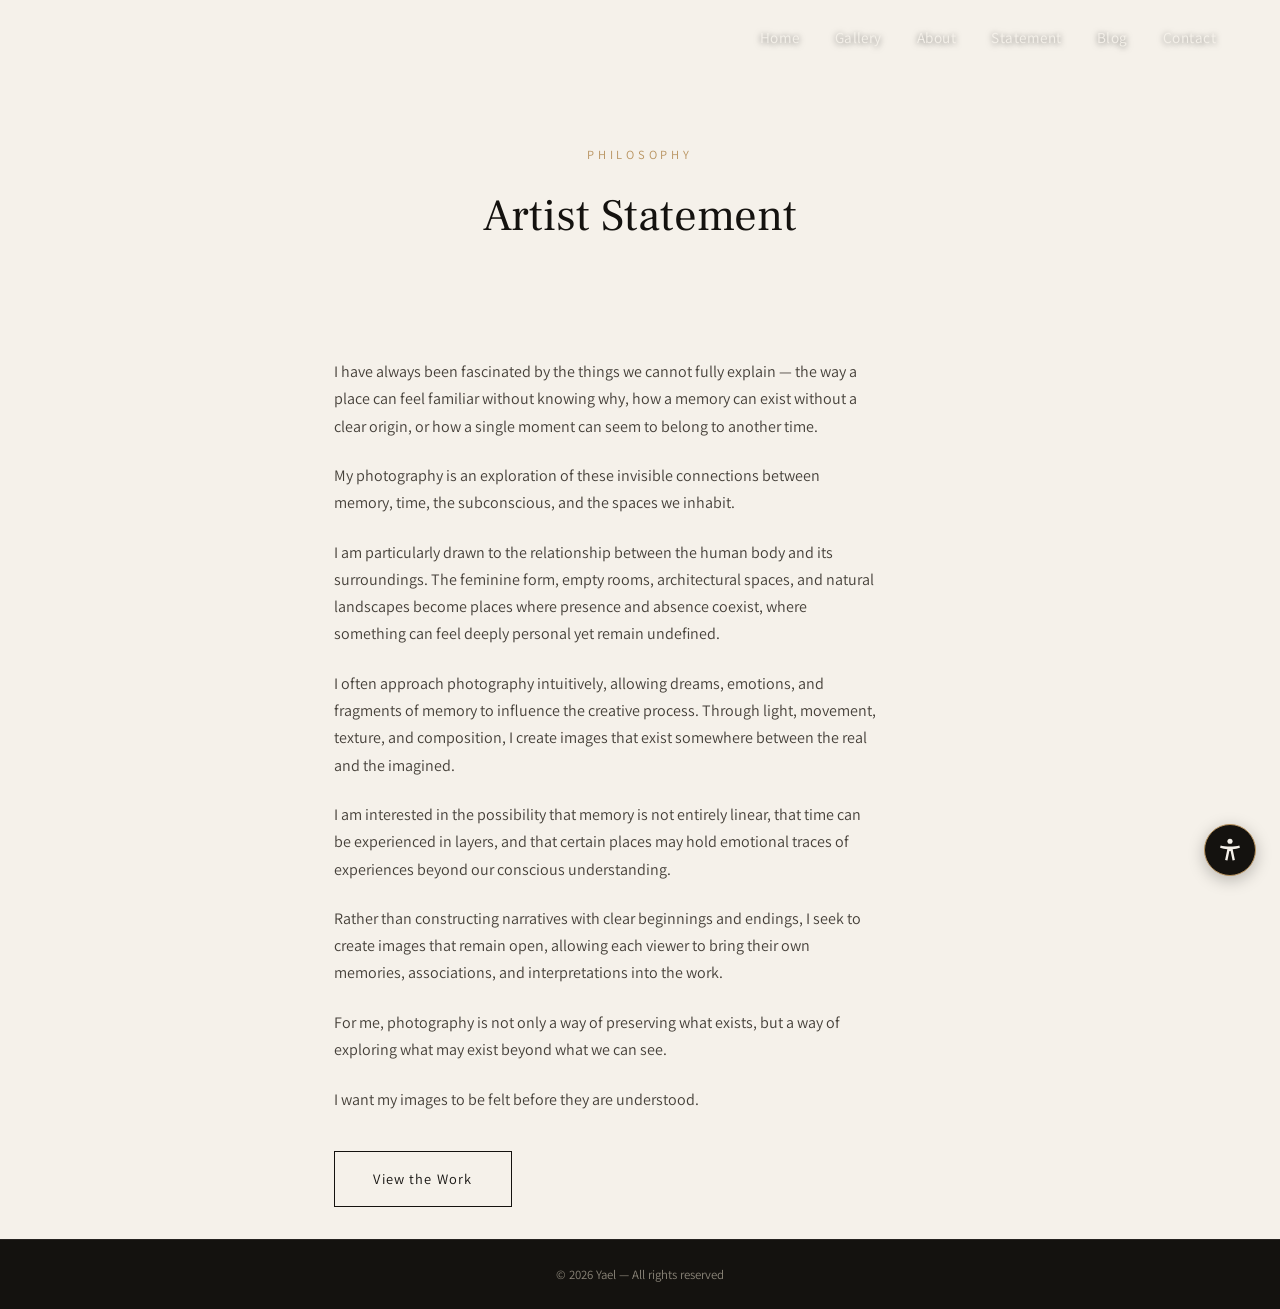
<file: artist-statement.html>
<!DOCTYPE html>
<html lang="en" dir="ltr">
<head>
<meta charset="UTF-8">
<meta name="viewport" content="width=device-width, initial-scale=1.0">
<title>Artist Statement | Yael Iluz</title>
<meta name="description" content="Yael Iluz's artist statement — on memory, the subconscious, the body, and the spaces we inhabit.">
<link rel="preconnect" href="https://fonts.googleapis.com">
<link rel="preconnect" href="https://fonts.gstatic.com" crossorigin>
<link href="https://fonts.googleapis.com/css2?family=Frank+Ruhl+Libre:wght@300;400;500;700&family=Assistant:wght@300;400;500;600&display=swap" rel="stylesheet">
<link rel="stylesheet" href="styles.css?v=5">
</head>
<body>

<div class="loader" id="loader"><span>Yael</span></div>

<header class="site-header scrolled" id="siteHeader">
  <nav class="nav">
    <button class="nav-toggle" id="navToggle" aria-label="Menu">
      <span></span><span></span><span></span>
    </button>
    <ul class="nav-links" id="navLinks">
      <li><a href="index.html#home">Home</a></li>
      <li><a href="gallery.html">Gallery</a></li>
      <li><a href="index.html#about">About</a></li>
      <li><a href="artist-statement.html">Statement</a></li>
      <li><a href="blog.html">Blog</a></li>
      <li><a href="index.html#contact">Contact</a></li>
    </ul>
  </nav>
</header>

<section class="page-hero">
  <div class="section-heading">
    <p class="eyebrow">Philosophy</p>
    <h2>Artist Statement</h2>
  </div>
</section>

<article class="article">
  <div class="article-body">
    <p>I have always been fascinated by the things we cannot fully explain — the way a place can feel familiar without knowing why, how a memory can exist without a clear origin, or how a single moment can seem to belong to another time.</p>

    <p>My photography is an exploration of these invisible connections between memory, time, the subconscious, and the spaces we inhabit.</p>

    <p>I am particularly drawn to the relationship between the human body and its surroundings. The feminine form, empty rooms, architectural spaces, and natural landscapes become places where presence and absence coexist, where something can feel deeply personal yet remain undefined.</p>

    <p>I often approach photography intuitively, allowing dreams, emotions, and fragments of memory to influence the creative process. Through light, movement, texture, and composition, I create images that exist somewhere between the real and the imagined.</p>

    <p>I am interested in the possibility that memory is not entirely linear, that time can be experienced in layers, and that certain places may hold emotional traces of experiences beyond our conscious understanding.</p>

    <p>Rather than constructing narratives with clear beginnings and endings, I seek to create images that remain open, allowing each viewer to bring their own memories, associations, and interpretations into the work.</p>

    <p>For me, photography is not only a way of preserving what exists, but a way of exploring what may exist beyond what we can see.</p>

    <p>I want my images to be felt before they are understood.</p>

    <a href="gallery.html" class="btn btn-outline">View the Work</a>
  </div>
</article>

<footer class="site-footer">
  <p>© <span id="year"></span> Yael — All rights reserved</p>
</footer>

<div class="a11y-widget">
  <button class="a11y-toggle" id="a11yToggle" aria-label="Accessibility options" aria-expanded="false" aria-controls="a11yPanel">
    <svg viewBox="0 0 24 24" fill="currentColor"><circle cx="12" cy="4.5" r="2.2"/><path d="M4 8.2c3.4 1.1 12.6 1.1 16 0l.5 1.9c-2 .6-4.1 1-6.2 1.2l1.9 9.3-2 .4-1.7-8.2h-1l-1.7 8.2-2-.4 1.9-9.3c-2.1-.2-4.2-.6-6.2-1.2z"/></svg>
  </button>
  <div class="a11y-panel" id="a11yPanel" hidden>
    <p class="a11y-title">Accessibility</p>
    <button type="button" data-a11y="font-inc">A+ &nbsp;Increase text size</button>
    <button type="button" data-a11y="font-dec">A− &nbsp;Decrease text size</button>
    <button type="button" data-a11y="contrast">High contrast</button>
    <button type="button" data-a11y="underline">Underline links</button>
    <button type="button" data-a11y="reset">Reset</button>
  </div>
</div>

<script src="script.js?v=4"></script>
</body>
</html>
</file>
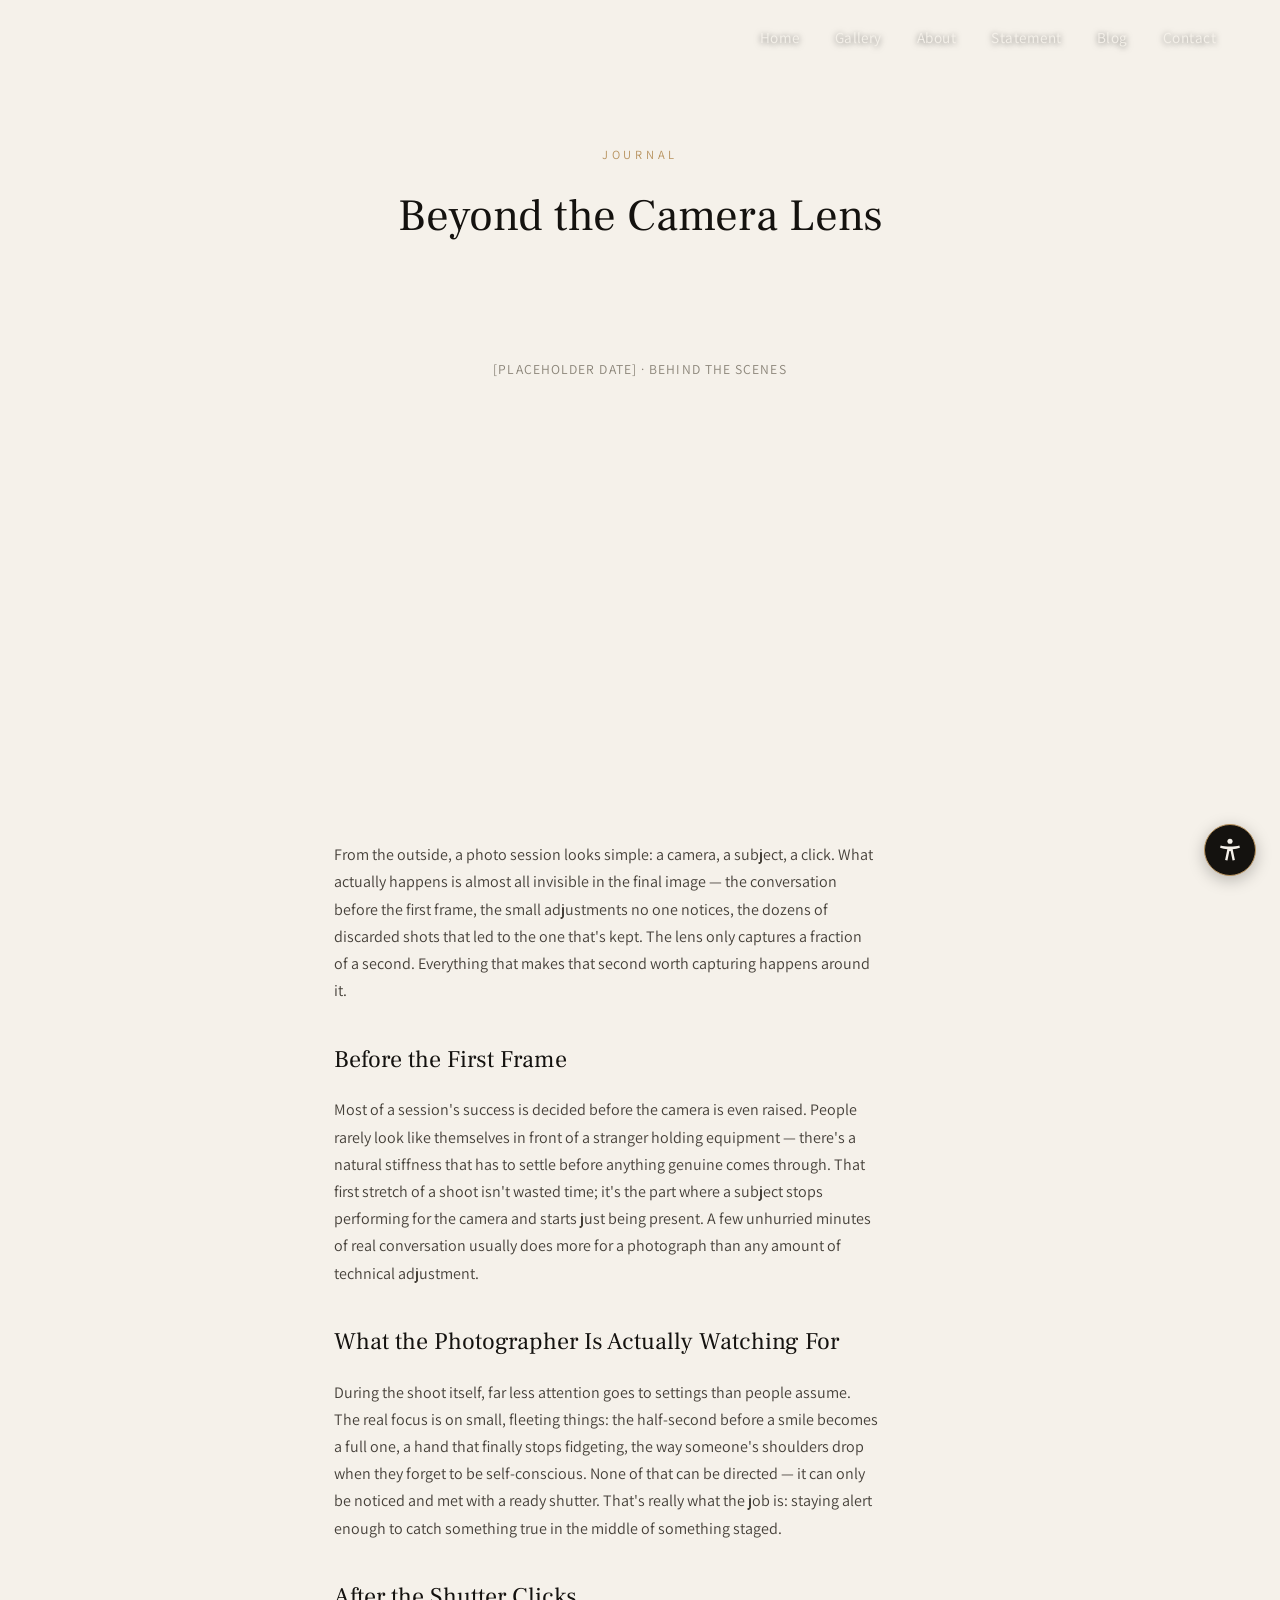
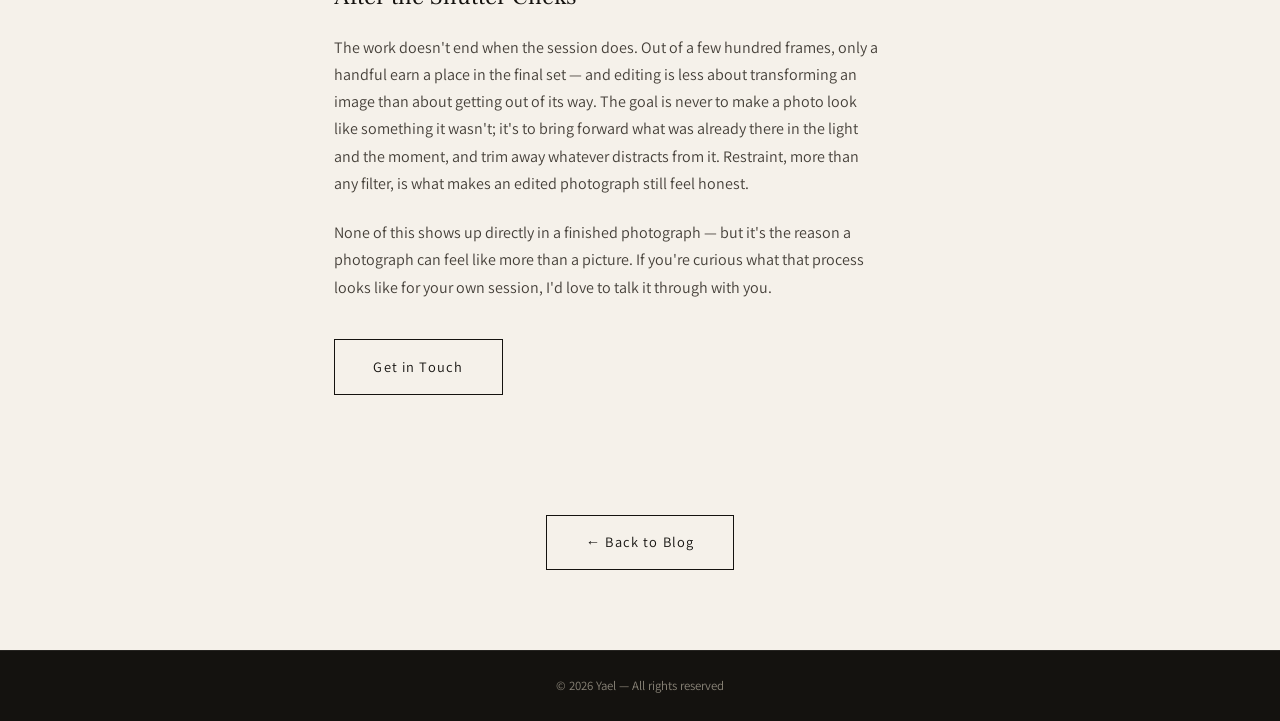
<file: beyond-the-camera-lens.html>
<!DOCTYPE html>
<html lang="en" dir="ltr">
<head>
<meta charset="UTF-8">
<meta name="viewport" content="width=device-width, initial-scale=1.0">
<title>Beyond the Camera Lens | Yael</title>
<meta name="description" content="What actually happens before, during, and after a shoot — a look beyond the camera lens, from Yael's journal.">
<link rel="preconnect" href="https://fonts.googleapis.com">
<link rel="preconnect" href="https://fonts.gstatic.com" crossorigin>
<link href="https://fonts.googleapis.com/css2?family=Frank+Ruhl+Libre:wght@300;400;500;700&family=Assistant:wght@300;400;500;600&display=swap" rel="stylesheet">
<link rel="stylesheet" href="styles.css?v=5">
</head>
<body>

<div class="loader" id="loader"><span>Yael</span></div>

<header class="site-header scrolled" id="siteHeader">
  <nav class="nav">
    <button class="nav-toggle" id="navToggle" aria-label="Menu">
      <span></span><span></span><span></span>
    </button>
    <ul class="nav-links" id="navLinks">
      <li><a href="index.html#home">Home</a></li>
      <li><a href="gallery.html">Gallery</a></li>
      <li><a href="index.html#about">About</a></li>
      <li><a href="artist-statement.html">Statement</a></li>
      <li><a href="blog.html">Blog</a></li>
      <li><a href="index.html#contact">Contact</a></li>
    </ul>
  </nav>
</header>

<section class="page-hero">
  <div class="section-heading">
    <p class="eyebrow">Journal</p>
    <h2>Beyond the Camera Lens</h2>
  </div>
</section>

<article class="article">
  <p class="article-meta">[placeholder date] &middot; Behind the Scenes</p>

  <div class="article-image" style="background-image:url('https://picsum.photos/seed/yael-blog2/1400/800')"></div>

  <div class="article-body">
    <p>From the outside, a photo session looks simple: a camera, a subject, a click. What actually happens is almost all invisible in the final image — the conversation before the first frame, the small adjustments no one notices, the dozens of discarded shots that led to the one that's kept. The lens only captures a fraction of a second. Everything that makes that second worth capturing happens around it.</p>

    <h3>Before the First Frame</h3>
    <p>Most of a session's success is decided before the camera is even raised. People rarely look like themselves in front of a stranger holding equipment — there's a natural stiffness that has to settle before anything genuine comes through. That first stretch of a shoot isn't wasted time; it's the part where a subject stops performing for the camera and starts just being present. A few unhurried minutes of real conversation usually does more for a photograph than any amount of technical adjustment.</p>

    <h3>What the Photographer Is Actually Watching For</h3>
    <p>During the shoot itself, far less attention goes to settings than people assume. The real focus is on small, fleeting things: the half-second before a smile becomes a full one, a hand that finally stops fidgeting, the way someone's shoulders drop when they forget to be self-conscious. None of that can be directed — it can only be noticed and met with a ready shutter. That's really what the job is: staying alert enough to catch something true in the middle of something staged.</p>

    <h3>After the Shutter Clicks</h3>
    <p>The work doesn't end when the session does. Out of a few hundred frames, only a handful earn a place in the final set — and editing is less about transforming an image than about getting out of its way. The goal is never to make a photo look like something it wasn't; it's to bring forward what was already there in the light and the moment, and trim away whatever distracts from it. Restraint, more than any filter, is what makes an edited photograph still feel honest.</p>

    <p>None of this shows up directly in a finished photograph — but it's the reason a photograph can feel like more than a picture. If you're curious what that process looks like for your own session, I'd love to talk it through with you.</p>

    <a href="index.html#contact" class="btn btn-outline">Get in Touch</a>
  </div>
</article>

<section class="gallery-cta" style="padding: 2rem 5% 5rem;">
  <a href="blog.html" class="btn btn-outline">&larr; Back to Blog</a>
</section>

<footer class="site-footer">
  <p>© <span id="year"></span> Yael — All rights reserved</p>
</footer>

<div class="a11y-widget">
  <button class="a11y-toggle" id="a11yToggle" aria-label="Accessibility options" aria-expanded="false" aria-controls="a11yPanel">
    <svg viewBox="0 0 24 24" fill="currentColor"><circle cx="12" cy="4.5" r="2.2"/><path d="M4 8.2c3.4 1.1 12.6 1.1 16 0l.5 1.9c-2 .6-4.1 1-6.2 1.2l1.9 9.3-2 .4-1.7-8.2h-1l-1.7 8.2-2-.4 1.9-9.3c-2.1-.2-4.2-.6-6.2-1.2z"/></svg>
  </button>
  <div class="a11y-panel" id="a11yPanel" hidden>
    <p class="a11y-title">Accessibility</p>
    <button type="button" data-a11y="font-inc">A+ &nbsp;Increase text size</button>
    <button type="button" data-a11y="font-dec">A− &nbsp;Decrease text size</button>
    <button type="button" data-a11y="contrast">High contrast</button>
    <button type="button" data-a11y="underline">Underline links</button>
    <button type="button" data-a11y="reset">Reset</button>
  </div>
</div>

<script src="script.js?v=4"></script>
</body>
</html>
</file>
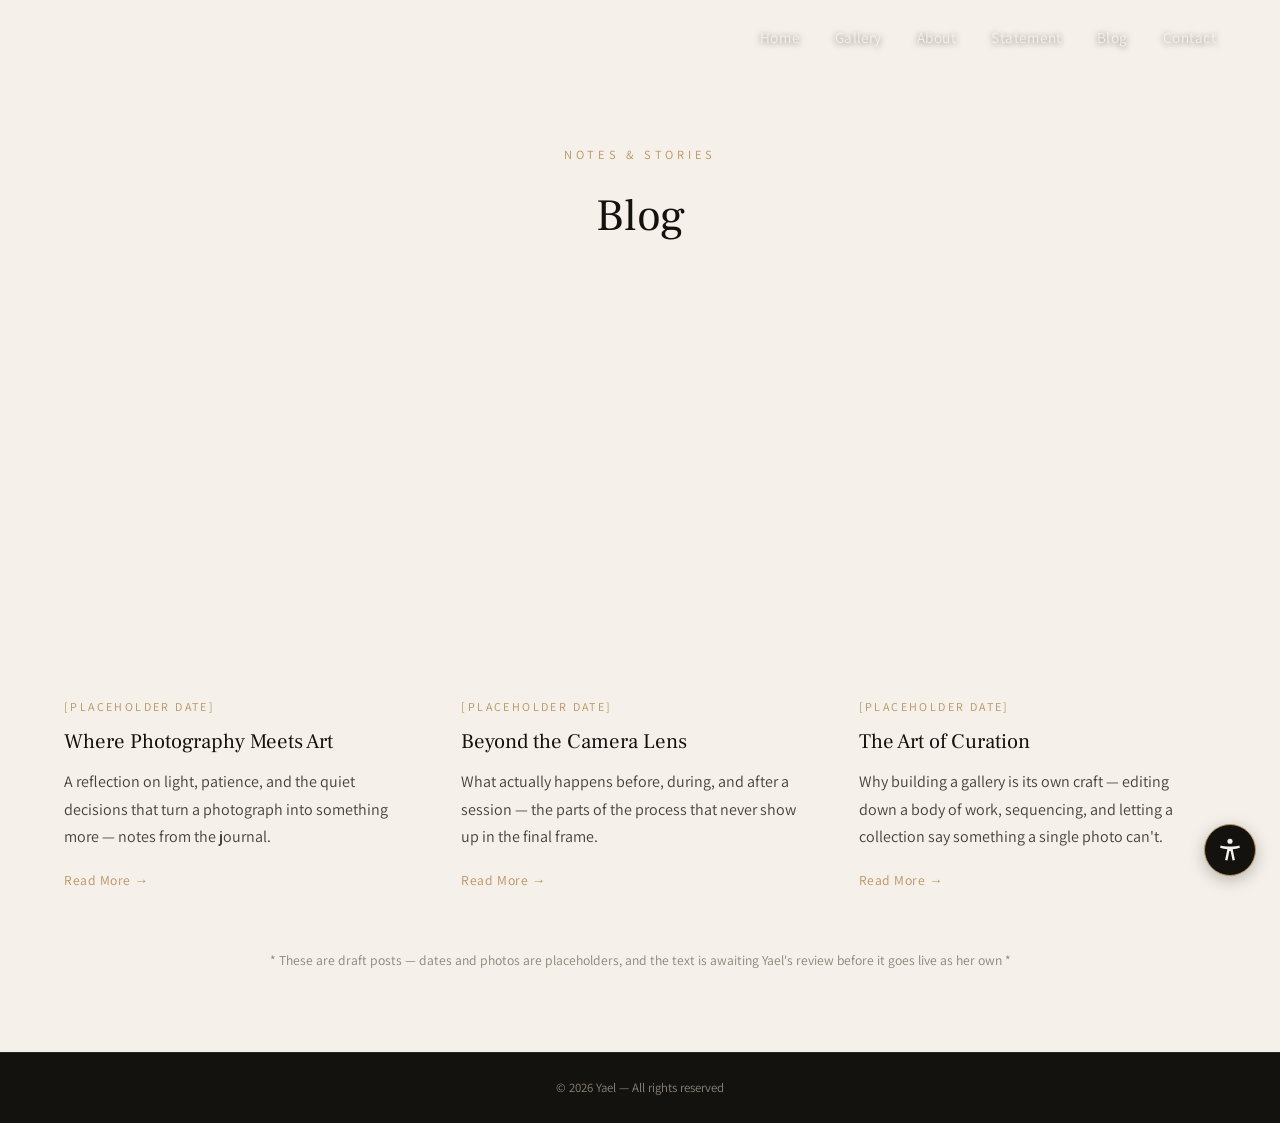
<file: blog.html>
<!DOCTYPE html>
<html lang="en" dir="ltr">
<head>
<meta charset="UTF-8">
<meta name="viewport" content="width=device-width, initial-scale=1.0">
<title>Blog | Yael</title>
<meta name="description" content="Stories, behind-the-scenes notes, and thoughts on photography from Yael.">
<link rel="preconnect" href="https://fonts.googleapis.com">
<link rel="preconnect" href="https://fonts.gstatic.com" crossorigin>
<link href="https://fonts.googleapis.com/css2?family=Frank+Ruhl+Libre:wght@300;400;500;700&family=Assistant:wght@300;400;500;600&display=swap" rel="stylesheet">
<link rel="stylesheet" href="styles.css?v=5">
</head>
<body>

<div class="loader" id="loader"><span>Yael</span></div>

<header class="site-header scrolled" id="siteHeader">
  <nav class="nav">
    <button class="nav-toggle" id="navToggle" aria-label="Menu">
      <span></span><span></span><span></span>
    </button>
    <ul class="nav-links" id="navLinks">
      <li><a href="index.html#home">Home</a></li>
      <li><a href="gallery.html">Gallery</a></li>
      <li><a href="index.html#about">About</a></li>
      <li><a href="artist-statement.html">Statement</a></li>
      <li><a href="blog.html">Blog</a></li>
      <li><a href="index.html#contact">Contact</a></li>
    </ul>
  </nav>
</header>

<section class="page-hero">
  <div class="section-heading">
    <p class="eyebrow">Notes & Stories</p>
    <h2>Blog</h2>
  </div>
</section>

<section class="gallery-section blog-section">
  <div class="blog-grid">
    <article class="blog-card">
      <a class="blog-card-image" href="where-photography-meets-art.html" style="background-image:url('https://picsum.photos/seed/yael-blog1/800/560')" aria-label="Read: Where Photography Meets Art"></a>
      <div class="blog-card-content">
        <p class="blog-date">[placeholder date]</p>
        <h3 class="blog-title"><a href="where-photography-meets-art.html">Where Photography Meets Art</a></h3>
        <p class="blog-excerpt">A reflection on light, patience, and the quiet decisions that turn a photograph into something more — notes from the journal.</p>
        <a class="blog-link" href="where-photography-meets-art.html">Read More &rarr;</a>
      </div>
    </article>
    <article class="blog-card">
      <a class="blog-card-image" href="beyond-the-camera-lens.html" style="background-image:url('https://picsum.photos/seed/yael-blog2/800/560')" aria-label="Read: Beyond the Camera Lens"></a>
      <div class="blog-card-content">
        <p class="blog-date">[placeholder date]</p>
        <h3 class="blog-title"><a href="beyond-the-camera-lens.html">Beyond the Camera Lens</a></h3>
        <p class="blog-excerpt">What actually happens before, during, and after a session — the parts of the process that never show up in the final frame.</p>
        <a class="blog-link" href="beyond-the-camera-lens.html">Read More &rarr;</a>
      </div>
    </article>
    <article class="blog-card">
      <a class="blog-card-image" href="the-art-of-curation.html" style="background-image:url('https://picsum.photos/seed/yael-blog3/800/560')" aria-label="Read: The Art of Curation"></a>
      <div class="blog-card-content">
        <p class="blog-date">[placeholder date]</p>
        <h3 class="blog-title"><a href="the-art-of-curation.html">The Art of Curation</a></h3>
        <p class="blog-excerpt">Why building a gallery is its own craft — editing down a body of work, sequencing, and letting a collection say something a single photo can't.</p>
        <a class="blog-link" href="the-art-of-curation.html">Read More &rarr;</a>
      </div>
    </article>
  </div>
  <div class="blog-empty-note">
    <p>* These are draft posts — dates and photos are placeholders, and the text is awaiting Yael's review before it goes live as her own *</p>
  </div>
</section>

<footer class="site-footer">
  <p>© <span id="year"></span> Yael — All rights reserved</p>
</footer>

<div class="a11y-widget">
  <button class="a11y-toggle" id="a11yToggle" aria-label="Accessibility options" aria-expanded="false" aria-controls="a11yPanel">
    <svg viewBox="0 0 24 24" fill="currentColor"><circle cx="12" cy="4.5" r="2.2"/><path d="M4 8.2c3.4 1.1 12.6 1.1 16 0l.5 1.9c-2 .6-4.1 1-6.2 1.2l1.9 9.3-2 .4-1.7-8.2h-1l-1.7 8.2-2-.4 1.9-9.3c-2.1-.2-4.2-.6-6.2-1.2z"/></svg>
  </button>
  <div class="a11y-panel" id="a11yPanel" hidden>
    <p class="a11y-title">Accessibility</p>
    <button type="button" data-a11y="font-inc">A+ &nbsp;Increase text size</button>
    <button type="button" data-a11y="font-dec">A− &nbsp;Decrease text size</button>
    <button type="button" data-a11y="contrast">High contrast</button>
    <button type="button" data-a11y="underline">Underline links</button>
    <button type="button" data-a11y="reset">Reset</button>
  </div>
</div>

<script src="script.js?v=4"></script>
</body>
</html>
</file>
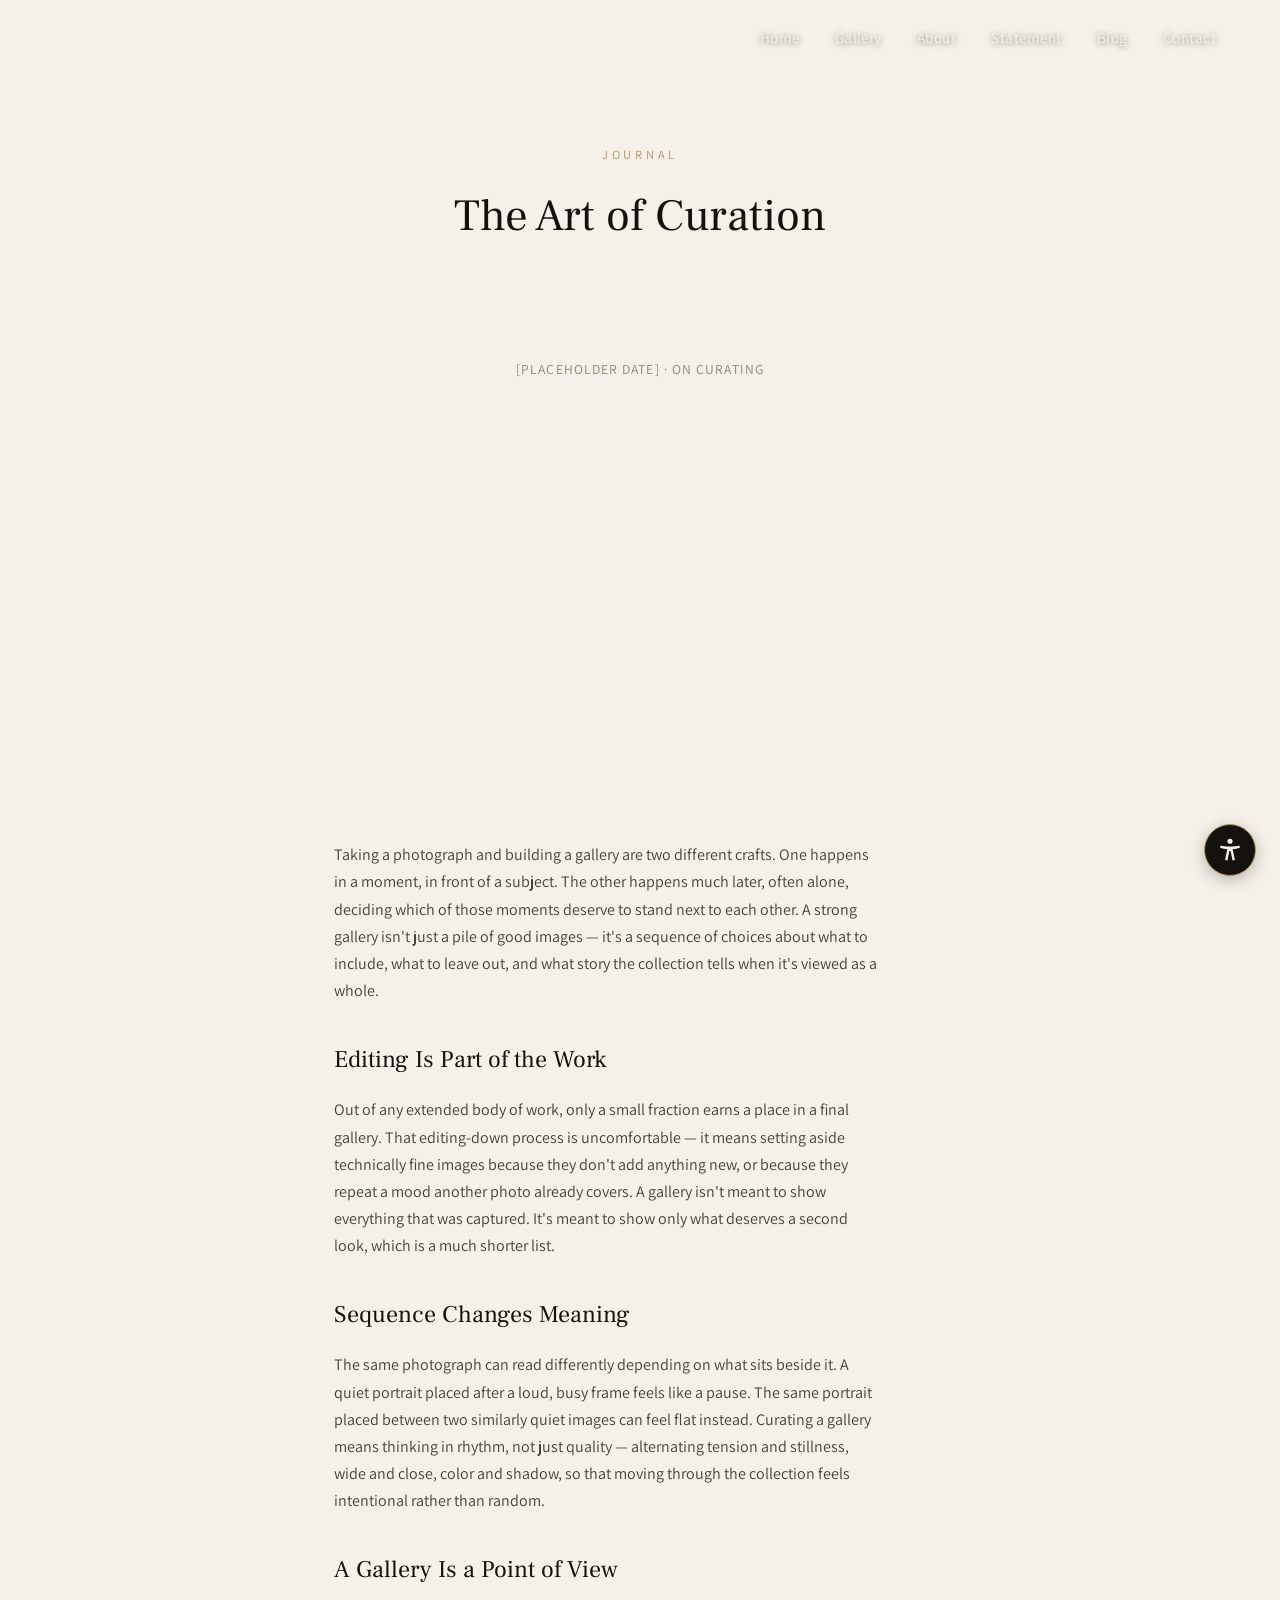
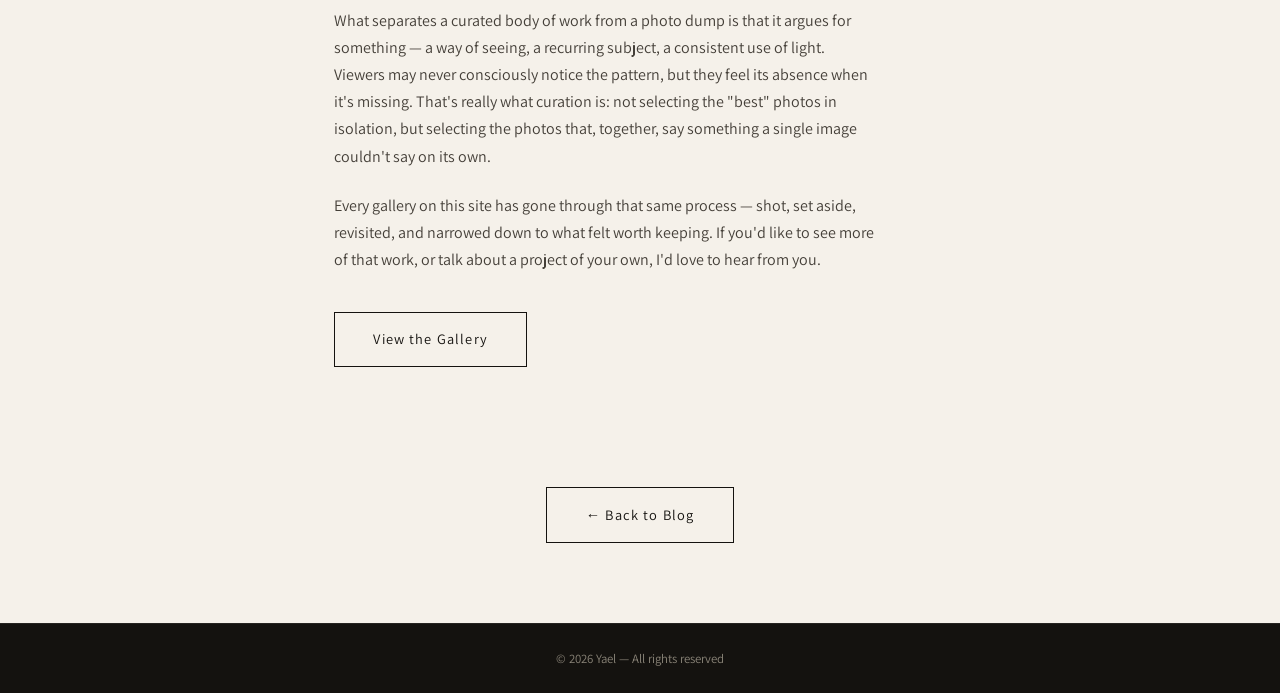
<file: the-art-of-curation.html>
<!DOCTYPE html>
<html lang="en" dir="ltr">
<head>
<meta charset="UTF-8">
<meta name="viewport" content="width=device-width, initial-scale=1.0">
<title>The Art of Curation | Yael</title>
<meta name="description" content="Why choosing which photographs to show matters as much as taking them — notes on building a gallery, from Yael's journal.">
<link rel="preconnect" href="https://fonts.googleapis.com">
<link rel="preconnect" href="https://fonts.gstatic.com" crossorigin>
<link href="https://fonts.googleapis.com/css2?family=Frank+Ruhl+Libre:wght@300;400;500;700&family=Assistant:wght@300;400;500;600&display=swap" rel="stylesheet">
<link rel="stylesheet" href="styles.css?v=5">
</head>
<body>

<div class="loader" id="loader"><span>Yael</span></div>

<header class="site-header scrolled" id="siteHeader">
  <nav class="nav">
    <button class="nav-toggle" id="navToggle" aria-label="Menu">
      <span></span><span></span><span></span>
    </button>
    <ul class="nav-links" id="navLinks">
      <li><a href="index.html#home">Home</a></li>
      <li><a href="gallery.html">Gallery</a></li>
      <li><a href="index.html#about">About</a></li>
      <li><a href="artist-statement.html">Statement</a></li>
      <li><a href="blog.html">Blog</a></li>
      <li><a href="index.html#contact">Contact</a></li>
    </ul>
  </nav>
</header>

<section class="page-hero">
  <div class="section-heading">
    <p class="eyebrow">Journal</p>
    <h2>The Art of Curation</h2>
  </div>
</section>

<article class="article">
  <p class="article-meta">[placeholder date] &middot; On Curating</p>

  <div class="article-image" style="background-image:url('https://picsum.photos/seed/yael-blog3/1400/800')"></div>

  <div class="article-body">
    <p>Taking a photograph and building a gallery are two different crafts. One happens in a moment, in front of a subject. The other happens much later, often alone, deciding which of those moments deserve to stand next to each other. A strong gallery isn't just a pile of good images — it's a sequence of choices about what to include, what to leave out, and what story the collection tells when it's viewed as a whole.</p>

    <h3>Editing Is Part of the Work</h3>
    <p>Out of any extended body of work, only a small fraction earns a place in a final gallery. That editing-down process is uncomfortable — it means setting aside technically fine images because they don't add anything new, or because they repeat a mood another photo already covers. A gallery isn't meant to show everything that was captured. It's meant to show only what deserves a second look, which is a much shorter list.</p>

    <h3>Sequence Changes Meaning</h3>
    <p>The same photograph can read differently depending on what sits beside it. A quiet portrait placed after a loud, busy frame feels like a pause. The same portrait placed between two similarly quiet images can feel flat instead. Curating a gallery means thinking in rhythm, not just quality — alternating tension and stillness, wide and close, color and shadow, so that moving through the collection feels intentional rather than random.</p>

    <h3>A Gallery Is a Point of View</h3>
    <p>What separates a curated body of work from a photo dump is that it argues for something — a way of seeing, a recurring subject, a consistent use of light. Viewers may never consciously notice the pattern, but they feel its absence when it's missing. That's really what curation is: not selecting the "best" photos in isolation, but selecting the photos that, together, say something a single image couldn't say on its own.</p>

    <p>Every gallery on this site has gone through that same process — shot, set aside, revisited, and narrowed down to what felt worth keeping. If you'd like to see more of that work, or talk about a project of your own, I'd love to hear from you.</p>

    <a href="gallery.html" class="btn btn-outline">View the Gallery</a>
  </div>
</article>

<section class="gallery-cta" style="padding: 2rem 5% 5rem;">
  <a href="blog.html" class="btn btn-outline">&larr; Back to Blog</a>
</section>

<footer class="site-footer">
  <p>© <span id="year"></span> Yael — All rights reserved</p>
</footer>

<div class="a11y-widget">
  <button class="a11y-toggle" id="a11yToggle" aria-label="Accessibility options" aria-expanded="false" aria-controls="a11yPanel">
    <svg viewBox="0 0 24 24" fill="currentColor"><circle cx="12" cy="4.5" r="2.2"/><path d="M4 8.2c3.4 1.1 12.6 1.1 16 0l.5 1.9c-2 .6-4.1 1-6.2 1.2l1.9 9.3-2 .4-1.7-8.2h-1l-1.7 8.2-2-.4 1.9-9.3c-2.1-.2-4.2-.6-6.2-1.2z"/></svg>
  </button>
  <div class="a11y-panel" id="a11yPanel" hidden>
    <p class="a11y-title">Accessibility</p>
    <button type="button" data-a11y="font-inc">A+ &nbsp;Increase text size</button>
    <button type="button" data-a11y="font-dec">A− &nbsp;Decrease text size</button>
    <button type="button" data-a11y="contrast">High contrast</button>
    <button type="button" data-a11y="underline">Underline links</button>
    <button type="button" data-a11y="reset">Reset</button>
  </div>
</div>

<script src="script.js?v=4"></script>
</body>
</html>
</file>
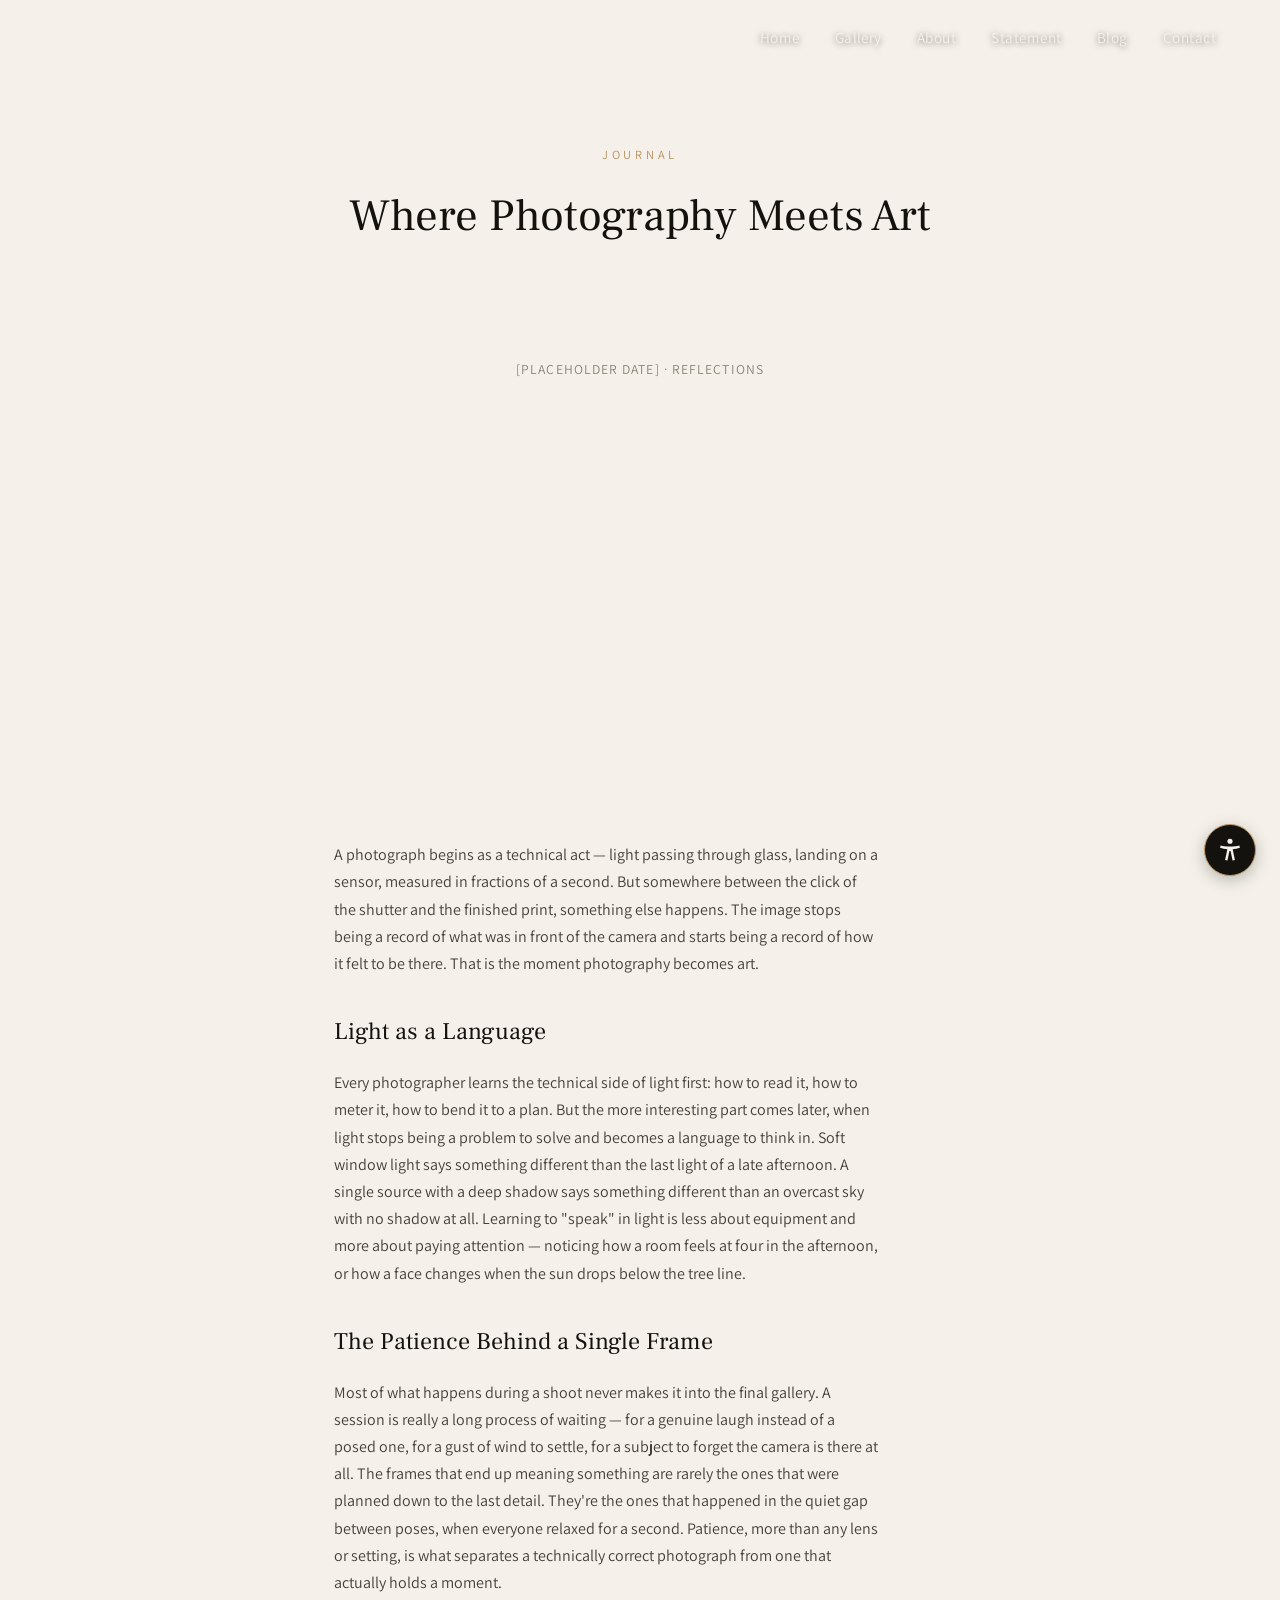
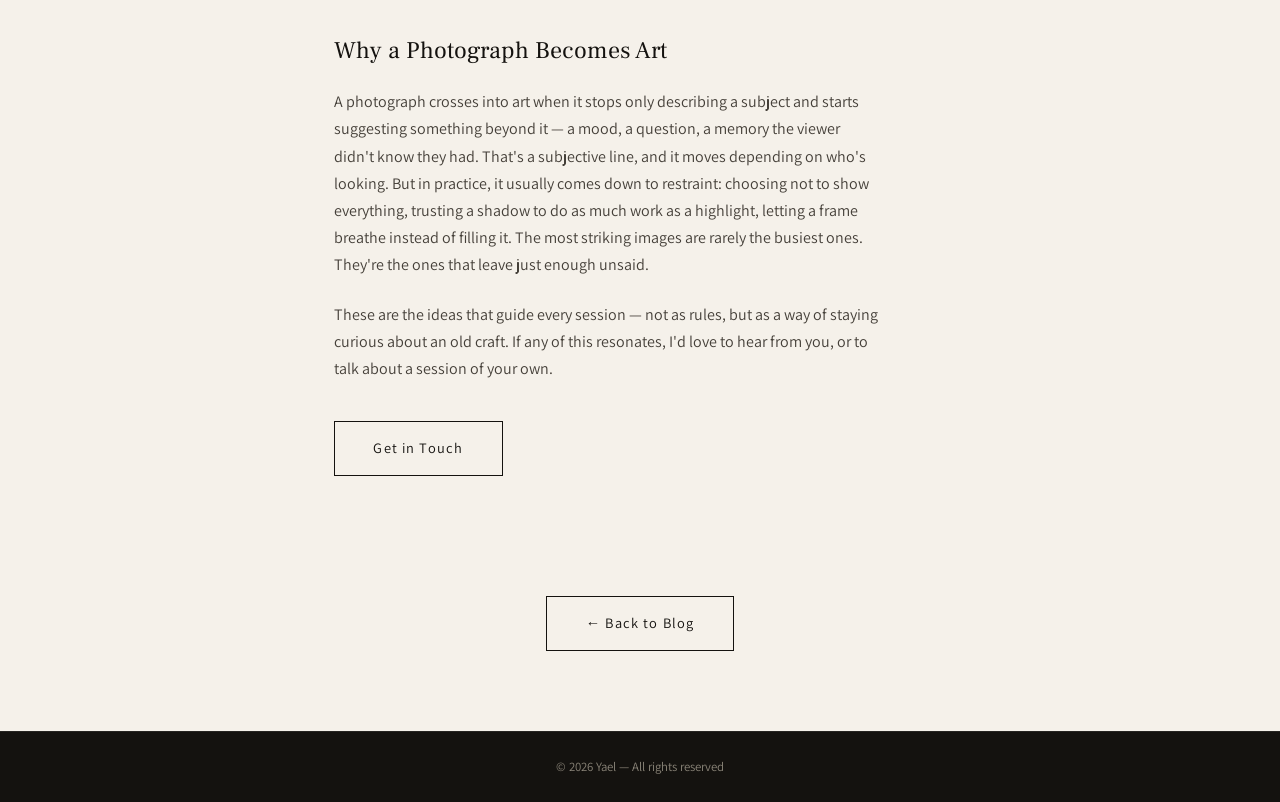
<file: where-photography-meets-art.html>
<!DOCTYPE html>
<html lang="en" dir="ltr">
<head>
<meta charset="UTF-8">
<meta name="viewport" content="width=device-width, initial-scale=1.0">
<title>Where Photography Meets Art | Yael</title>
<meta name="description" content="A reflection on light, patience, and why a photograph becomes art — notes from Yael's journal.">
<link rel="preconnect" href="https://fonts.googleapis.com">
<link rel="preconnect" href="https://fonts.gstatic.com" crossorigin>
<link href="https://fonts.googleapis.com/css2?family=Frank+Ruhl+Libre:wght@300;400;500;700&family=Assistant:wght@300;400;500;600&display=swap" rel="stylesheet">
<link rel="stylesheet" href="styles.css?v=5">
</head>
<body>

<div class="loader" id="loader"><span>Yael</span></div>

<header class="site-header scrolled" id="siteHeader">
  <nav class="nav">
    <button class="nav-toggle" id="navToggle" aria-label="Menu">
      <span></span><span></span><span></span>
    </button>
    <ul class="nav-links" id="navLinks">
      <li><a href="index.html#home">Home</a></li>
      <li><a href="gallery.html">Gallery</a></li>
      <li><a href="index.html#about">About</a></li>
      <li><a href="artist-statement.html">Statement</a></li>
      <li><a href="blog.html">Blog</a></li>
      <li><a href="index.html#contact">Contact</a></li>
    </ul>
  </nav>
</header>

<section class="page-hero">
  <div class="section-heading">
    <p class="eyebrow">Journal</p>
    <h2>Where Photography Meets Art</h2>
  </div>
</section>

<article class="article">
  <p class="article-meta">[placeholder date] &middot; Reflections</p>

  <div class="article-image" style="background-image:url('https://picsum.photos/seed/yael-blog1/1400/800')"></div>

  <div class="article-body">
    <p>A photograph begins as a technical act — light passing through glass, landing on a sensor, measured in fractions of a second. But somewhere between the click of the shutter and the finished print, something else happens. The image stops being a record of what was in front of the camera and starts being a record of how it felt to be there. That is the moment photography becomes art.</p>

    <h3>Light as a Language</h3>
    <p>Every photographer learns the technical side of light first: how to read it, how to meter it, how to bend it to a plan. But the more interesting part comes later, when light stops being a problem to solve and becomes a language to think in. Soft window light says something different than the last light of a late afternoon. A single source with a deep shadow says something different than an overcast sky with no shadow at all. Learning to "speak" in light is less about equipment and more about paying attention — noticing how a room feels at four in the afternoon, or how a face changes when the sun drops below the tree line.</p>

    <h3>The Patience Behind a Single Frame</h3>
    <p>Most of what happens during a shoot never makes it into the final gallery. A session is really a long process of waiting — for a genuine laugh instead of a posed one, for a gust of wind to settle, for a subject to forget the camera is there at all. The frames that end up meaning something are rarely the ones that were planned down to the last detail. They're the ones that happened in the quiet gap between poses, when everyone relaxed for a second. Patience, more than any lens or setting, is what separates a technically correct photograph from one that actually holds a moment.</p>

    <h3>Why a Photograph Becomes Art</h3>
    <p>A photograph crosses into art when it stops only describing a subject and starts suggesting something beyond it — a mood, a question, a memory the viewer didn't know they had. That's a subjective line, and it moves depending on who's looking. But in practice, it usually comes down to restraint: choosing not to show everything, trusting a shadow to do as much work as a highlight, letting a frame breathe instead of filling it. The most striking images are rarely the busiest ones. They're the ones that leave just enough unsaid.</p>

    <p>These are the ideas that guide every session — not as rules, but as a way of staying curious about an old craft. If any of this resonates, I'd love to hear from you, or to talk about a session of your own.</p>

    <a href="index.html#contact" class="btn btn-outline">Get in Touch</a>
  </div>
</article>

<section class="gallery-cta" style="padding: 2rem 5% 5rem;">
  <a href="blog.html" class="btn btn-outline">&larr; Back to Blog</a>
</section>

<footer class="site-footer">
  <p>© <span id="year"></span> Yael — All rights reserved</p>
</footer>

<div class="a11y-widget">
  <button class="a11y-toggle" id="a11yToggle" aria-label="Accessibility options" aria-expanded="false" aria-controls="a11yPanel">
    <svg viewBox="0 0 24 24" fill="currentColor"><circle cx="12" cy="4.5" r="2.2"/><path d="M4 8.2c3.4 1.1 12.6 1.1 16 0l.5 1.9c-2 .6-4.1 1-6.2 1.2l1.9 9.3-2 .4-1.7-8.2h-1l-1.7 8.2-2-.4 1.9-9.3c-2.1-.2-4.2-.6-6.2-1.2z"/></svg>
  </button>
  <div class="a11y-panel" id="a11yPanel" hidden>
    <p class="a11y-title">Accessibility</p>
    <button type="button" data-a11y="font-inc">A+ &nbsp;Increase text size</button>
    <button type="button" data-a11y="font-dec">A− &nbsp;Decrease text size</button>
    <button type="button" data-a11y="contrast">High contrast</button>
    <button type="button" data-a11y="underline">Underline links</button>
    <button type="button" data-a11y="reset">Reset</button>
  </div>
</div>

<script src="script.js?v=4"></script>
</body>
</html>
</file>
<file: styles.css>
:root {
  --black: #14120f;
  --cream: #f5f1ea;
  --sand: #e8e0d2;
  --gold: #b8935f;
  --muted: #8a8478;
  --serif: 'Frank Ruhl Libre', serif;
  --sans: 'Assistant', sans-serif;
  --transition: 0.5s cubic-bezier(.25,.1,.25,1);
}

* { margin: 0; padding: 0; box-sizing: border-box; }

html { scroll-behavior: smooth; }

body {
  font-family: var(--sans);
  background: var(--cream);
  color: var(--black);
  line-height: 1.7;
  overflow-x: hidden;
}

img { display: block; max-width: 100%; }

a { color: inherit; text-decoration: none; }

/* Loader */
.loader {
  position: fixed; inset: 0; z-index: 9999;
  background: var(--black);
  display: flex; align-items: center; justify-content: center;
  transition: opacity 0.8s ease, visibility 0.8s ease;
}
.loader span {
  font-family: var(--serif);
  color: var(--cream);
  font-size: 1.4rem;
  letter-spacing: 0.3em;
  opacity: 0;
  animation: fadeLoader 1.6s ease forwards;
}
@keyframes fadeLoader { 0%{opacity:0} 50%{opacity:1} 100%{opacity:1} }
.loader.hidden { opacity: 0; visibility: hidden; }

/* Header */
.site-header {
  position: fixed; top: 0; right: 0; left: 0; z-index: 500;
  padding: 1.5rem 5%;
  transition: background var(--transition), padding var(--transition);
  text-shadow: 0 1px 6px rgba(0,0,0,0.6);
}
.site-header.scrolled { text-shadow: none; }
.site-header.scrolled {
  background: rgba(20,18,15,0.92);
  backdrop-filter: blur(8px);
  padding: 0.9rem 5%;
}
.nav {
  display: flex; align-items: center; justify-content: flex-end;
  max-width: 1400px; margin: 0 auto;
}
.logo {
  font-family: var(--serif);
  font-size: 1.4rem;
  letter-spacing: 0.08em;
  color: var(--cream);
}
.nav-links {
  display: flex; gap: 2.2rem; list-style: none;
}
.nav-links a {
  color: var(--cream);
  font-size: 0.95rem;
  letter-spacing: 0.03em;
  position: relative;
  padding-bottom: 4px;
}
.nav-links a::after {
  content: ''; position: absolute; bottom: 0; right: 0; width: 0; height: 1px;
  background: var(--gold); transition: width var(--transition);
}
.nav-links a:hover::after { width: 100%; }

.nav-toggle {
  display: none; flex-direction: column; gap: 5px;
  background: none; border: none; cursor: pointer; padding: 8px;
}
.nav-toggle span { width: 24px; height: 2px; background: var(--cream); }

/* Hero */
.hero {
  position: relative; height: 100vh; min-height: 600px;
  display: flex; align-items: center; justify-content: center;
  overflow: hidden;
}
.hero-slides { position: absolute; inset: 0; }
.hero-slide {
  position: absolute; inset: 0;
  background-size: cover; background-position: center;
  opacity: 0;
  transform: scale(1.08);
  transition: opacity 1.8s ease;
  animation: heroZoomLoop 22s ease-in-out infinite alternate;
}
.hero-slide.active { opacity: 1; z-index: 1; }
@keyframes heroZoomLoop { from { transform: scale(1.08); } to { transform: scale(1); } }
.hero-overlay {
  position: absolute; inset: 0; z-index: 2;
  background: linear-gradient(180deg, rgba(20,18,15,0.25) 0%, rgba(20,18,15,0.15) 45%, rgba(20,18,15,0.55) 100%);
}
.hero-content {
  position: relative; z-index: 3; text-align: center; color: var(--cream);
  padding: 0 1.5rem;
  text-shadow: 0 2px 16px rgba(0,0,0,0.55), 0 1px 3px rgba(0,0,0,0.7);
}
.hero-eyebrow {
  letter-spacing: 0.35em; text-transform: uppercase; font-size: 0.8rem;
  color: var(--gold); margin-bottom: 1.2rem;
  opacity: 0; animation: riseIn 1s ease 0.3s forwards;
}
.hero-content h1 {
  font-family: var(--serif); font-weight: 400;
  font-size: clamp(3rem, 9vw, 6.5rem);
  margin-bottom: 1rem;
  opacity: 0; animation: riseIn 1s ease 0.5s forwards;
}
.hero-sub {
  font-size: 1.1rem; font-weight: 300; letter-spacing: 0.05em;
  margin-bottom: 2.5rem; color: var(--sand);
  opacity: 0; animation: riseIn 1s ease 0.7s forwards;
}
@keyframes riseIn { from { opacity: 0; transform: translateY(20px); } to { opacity: 1; transform: translateY(0); } }

.btn {
  display: inline-block; padding: 0.9rem 2.4rem;
  border: 1px solid var(--gold); color: var(--cream);
  letter-spacing: 0.08em; font-size: 0.9rem;
  transition: background var(--transition), color var(--transition);
  opacity: 0; animation: riseIn 1s ease 0.9s forwards;
}
.btn:hover { background: var(--gold); color: var(--black); }
.btn-outline { border-color: var(--black); color: var(--black); opacity: 1; animation: none; }
.btn-outline:hover { background: var(--black); color: var(--cream); }

.scroll-hint {
  position: absolute; bottom: 2.2rem; left: 50%; transform: translateX(-50%);
  z-index: 3; width: 1px; height: 50px; background: rgba(245,241,234,0.4);
  overflow: hidden;
}
.scroll-hint span {
  display: block; width: 100%; height: 40%; background: var(--gold);
  animation: scrollDown 2s ease-in-out infinite;
}
@keyframes scrollDown { 0%{transform:translateY(-100%)} 100%{transform:translateY(250%)} }

/* Intro strip - placeholder notice */
.intro-strip {
  background: var(--gold); color: var(--black);
  text-align: center; padding: 0.6rem 1rem;
  font-size: 0.85rem; letter-spacing: 0.02em;
}

/* Section heading */
.section-heading { text-align: center; margin-bottom: 3.5rem; }
.section-heading .eyebrow {
  letter-spacing: 0.3em; text-transform: uppercase; font-size: 0.78rem;
  color: var(--gold); margin-bottom: 0.8rem;
}
.section-heading h2 {
  font-family: var(--serif); font-weight: 400; font-size: clamp(2rem, 4vw, 2.8rem);
}
.section-heading.light .eyebrow { color: var(--gold); }
.section-heading.light h2 { color: var(--cream); }

/* Page hero (inner pages) */
.page-hero { padding: 9rem 5% 2rem; text-align: center; }
.filters {
  display: flex; justify-content: center; flex-wrap: wrap; gap: 0.8rem;
  margin-top: 1rem;
}
.filter-btn {
  background: none; border: 1px solid var(--muted); color: var(--black);
  padding: 0.55rem 1.4rem; font-size: 0.85rem; letter-spacing: 0.04em;
  cursor: pointer; transition: background var(--transition), color var(--transition), border-color var(--transition);
  font-family: var(--sans);
}
.filter-btn:hover { border-color: var(--gold); }
.filter-btn.active { background: var(--black); color: var(--cream); border-color: var(--black); }

/* Gallery */
.gallery-section { padding: 7rem 5% 5rem; max-width: 1400px; margin: 0 auto; }
.full-gallery { padding-top: 2rem; }
.masonry {
  columns: 3 260px; column-gap: 1.2rem;
}
.masonry-item {
  break-inside: avoid; margin-bottom: 1.2rem; position: relative;
  overflow: hidden; cursor: pointer;
}
.masonry-item img {
  width: 100%; height: auto; display: block;
  transition: transform 0.8s ease, filter 0.8s ease;
}
.masonry-item:hover img { transform: scale(1.06); }
.masonry-item.video-item { cursor: default; }
.masonry-item video {
  width: 100%; display: block; background: var(--black);
}
.masonry-item img:focus-visible {
  outline: 3px solid var(--gold); outline-offset: -3px;
}
.masonry-item figcaption {
  position: absolute; bottom: 0; right: 0; left: 0;
  padding: 1.2rem 1rem 0.8rem;
  background: linear-gradient(0deg, rgba(20,18,15,0.75), transparent);
  color: var(--cream); font-size: 0.8rem; letter-spacing: 0.05em;
  opacity: 0; transition: opacity var(--transition);
}
.masonry-item:hover figcaption, .masonry-item:focus-within figcaption { opacity: 1; }
.gallery-cta { text-align: center; margin-top: 3.5rem; }

/* Blog */
.blog-grid {
  display: grid; grid-template-columns: repeat(3, 1fr);
  gap: 2.5rem;
}
.blog-card { display: flex; flex-direction: column; }
.blog-card-image {
  display: block; height: 220px; background-size: cover; background-position: center;
  margin-bottom: 1.4rem; transition: filter var(--transition);
}
.blog-card-image:hover { filter: brightness(1.08); }
.blog-card-image:focus-visible { outline: 3px solid var(--gold); outline-offset: 2px; }
.blog-date {
  font-size: 0.75rem; letter-spacing: 0.2em; text-transform: uppercase;
  color: var(--gold); margin-bottom: 0.6rem;
}
.blog-title {
  font-family: var(--serif); font-weight: 400; font-size: 1.3rem;
  margin-bottom: 0.8rem; line-height: 1.4;
}
.blog-title a:hover { color: var(--gold); }
.blog-excerpt { color: #443f38; margin-bottom: 1rem; max-width: 42ch; }
.blog-link {
  font-size: 0.85rem; letter-spacing: 0.04em; color: var(--gold);
  border-bottom: 1px solid transparent; transition: border-color var(--transition);
  align-self: flex-start;
}
.blog-link:hover { border-color: var(--gold); }
.blog-empty-note {
  text-align: center; margin-top: 3.5rem; color: var(--muted); font-size: 0.85rem;
}

/* Article (single blog post) */
.article {
  max-width: 740px; margin: 0 auto; padding: 1rem 5% 2rem;
}
.article-meta {
  text-align: center; color: var(--muted); font-size: 0.85rem;
  letter-spacing: 0.08em; text-transform: uppercase; margin-bottom: 2.5rem;
}
.article-image {
  height: 380px; background-size: cover; background-position: center;
  margin-bottom: 2.5rem;
}
.article-body p { color: #443f38; margin-bottom: 1.4rem; max-width: 68ch; }
.article-body h3 {
  font-family: var(--serif); font-weight: 400; font-size: 1.5rem;
  margin: 2.2rem 0 1rem;
}
.article-body .btn-outline { margin-top: 1rem; }

@media (max-width: 720px) {
  .article-image { height: 240px; }
}

/* About */
.about {
  display: grid; grid-template-columns: 1fr 1fr;
  min-height: 80vh;
}
.about-image { background-size: cover; background-position: center; min-height: 400px; }
.about-text {
  display: flex; flex-direction: column; justify-content: center;
  padding: 5rem 8%;
}
.about-text .eyebrow {
  letter-spacing: 0.3em; text-transform: uppercase; font-size: 0.78rem;
  color: var(--gold); margin-bottom: 0.8rem;
}
.about-text h2 {
  font-family: var(--serif); font-weight: 400; font-size: clamp(2rem, 3.5vw, 2.6rem);
  margin-bottom: 1.5rem;
}
.about-text p { margin-bottom: 1.2rem; color: #443f38; max-width: 46ch; }
.about-text .btn-outline { margin-top: 1rem; }

/* Contact */
.contact {
  background: var(--black); color: var(--cream);
  padding: 6rem 5%;
}
.contact-grid {
  display: grid; grid-template-columns: repeat(auto-fit, minmax(190px, 1fr));
  gap: 2rem; max-width: 1100px; margin: 0 auto;
}
.contact-item {
  text-align: center; padding: 2.2rem 1rem;
  border: 1px solid rgba(245,241,234,0.15);
  display: flex; flex-direction: column; align-items: center; gap: 0.9rem;
  transition: border-color var(--transition), transform var(--transition);
}
.contact-item:hover { border-color: var(--gold); transform: translateY(-4px); }
.contact-icon {
  width: 28px; height: 28px; color: var(--gold);
}
.contact-icon svg { width: 100%; height: 100%; }
.contact-value { font-family: var(--serif); font-size: 1.15rem; }

.qr-block {
  margin: 3rem auto 0; max-width: 220px;
  text-align: center; display: flex; flex-direction: column; align-items: center; gap: 0.5rem;
}
.qr-block img {
  background: var(--cream); padding: 10px;
}
.qr-block p {
  font-size: 0.75rem; letter-spacing: 0.2em; text-transform: uppercase; color: var(--muted);
}
.qr-block .qr-link {
  font-family: var(--serif); font-size: 1rem; color: var(--gold);
  border-bottom: 1px solid transparent; transition: border-color var(--transition);
}
.qr-block .qr-link:hover { border-color: var(--gold); }

/* Footer */
.site-footer {
  background: var(--black); color: var(--muted);
  text-align: center; padding: 1.5rem 1rem;
  font-size: 0.8rem; border-top: 1px solid rgba(245,241,234,0.08);
}

/* Lightbox */
.lightbox {
  position: fixed; inset: 0; background: rgba(10,9,7,0.96);
  z-index: 2000; display: none; align-items: center; justify-content: center;
  padding: 3rem;
}
.lightbox.open { display: flex; }
.lightbox img { max-width: 90vw; max-height: 88vh; box-shadow: 0 20px 60px rgba(0,0,0,0.5); }
.lightbox-close {
  position: absolute; top: 1.5rem; left: 2rem;
  background: none; border: none; color: var(--cream);
  font-size: 2.2rem; cursor: pointer; line-height: 1;
}

/* Accessibility widget */
.a11y-widget {
  position: fixed; bottom: 1.5rem; right: 1.5rem; z-index: 3000;
}
.a11y-toggle {
  width: 52px; height: 52px; border-radius: 50%;
  background: var(--black); color: var(--cream);
  border: 1px solid var(--gold);
  display: flex; align-items: center; justify-content: center;
  cursor: pointer; box-shadow: 0 4px 16px rgba(0,0,0,0.25);
  transition: background var(--transition);
}
.a11y-toggle:hover, .a11y-toggle:focus-visible { background: var(--gold); color: var(--black); }
.a11y-toggle svg { width: 28px; height: 28px; }
.a11y-panel {
  position: absolute; bottom: 64px; right: 0;
  background: var(--cream); color: var(--black);
  border: 1px solid var(--muted);
  box-shadow: 0 8px 28px rgba(0,0,0,0.25);
  padding: 1rem; width: 230px;
  display: flex; flex-direction: column; gap: 0.5rem;
}
.a11y-panel[hidden] { display: none; }
.a11y-title {
  font-family: var(--serif); font-size: 1rem; margin-bottom: 0.3rem;
}
.a11y-panel button {
  text-align: left; font-family: var(--sans); font-size: 0.9rem;
  padding: 0.6rem 0.7rem; background: var(--sand); border: 1px solid transparent;
  cursor: pointer; transition: border-color var(--transition);
}
.a11y-panel button:hover, .a11y-panel button:focus-visible { border-color: var(--gold); }
.a11y-panel button[data-a11y="reset"] { color: var(--muted); }

html.a11y-underline a { text-decoration: underline !important; }
html.a11y-contrast body { background: #000; color: #fff; }
html.a11y-contrast .about-text p,
html.a11y-contrast .article-body p,
html.a11y-contrast .blog-excerpt,
html.a11y-contrast .contact-value,
html.a11y-contrast .site-footer { color: #fff; }
html.a11y-contrast .about-text h2,
html.a11y-contrast .article-body h3,
html.a11y-contrast .page-hero h2,
html.a11y-contrast .page-hero .eyebrow { color: #fff; }
html.a11y-contrast .page-hero { background: #000; }

/* Reveal on scroll */
.reveal { opacity: 0; transform: translateY(30px); transition: opacity 0.9s ease, transform 0.9s ease; }
.reveal.visible { opacity: 1; transform: translateY(0); }

/* Responsive */
@media (max-width: 900px) {
  .about { grid-template-columns: 1fr; }
  .about-image { min-height: 320px; }
  .contact-grid { grid-template-columns: 1fr; }
  .blog-grid { grid-template-columns: 1fr 1fr; }
}

@media (max-width: 720px) {
  .nav-toggle { display: flex; }
  .nav-links {
    position: fixed; top: 0; left: 0; right: 0;
    width: 100%; height: 100vh; height: 100dvh;
    background: var(--black);
    flex-direction: column; align-items: center; justify-content: center;
    gap: 2.2rem;
    transform: translateY(-100%);
    transition: transform var(--transition);
    z-index: 400;
  }
  .nav-links.open { transform: translateY(0); }
  .nav-links a { font-size: 1.3rem; }
  .masonry { columns: 2 160px; }
  .blog-grid { grid-template-columns: 1fr; }
}

@media (max-width: 480px) {
  .masonry { columns: 1; }
  .contact-item { padding: 1.6rem 1rem; }
}
</file>
